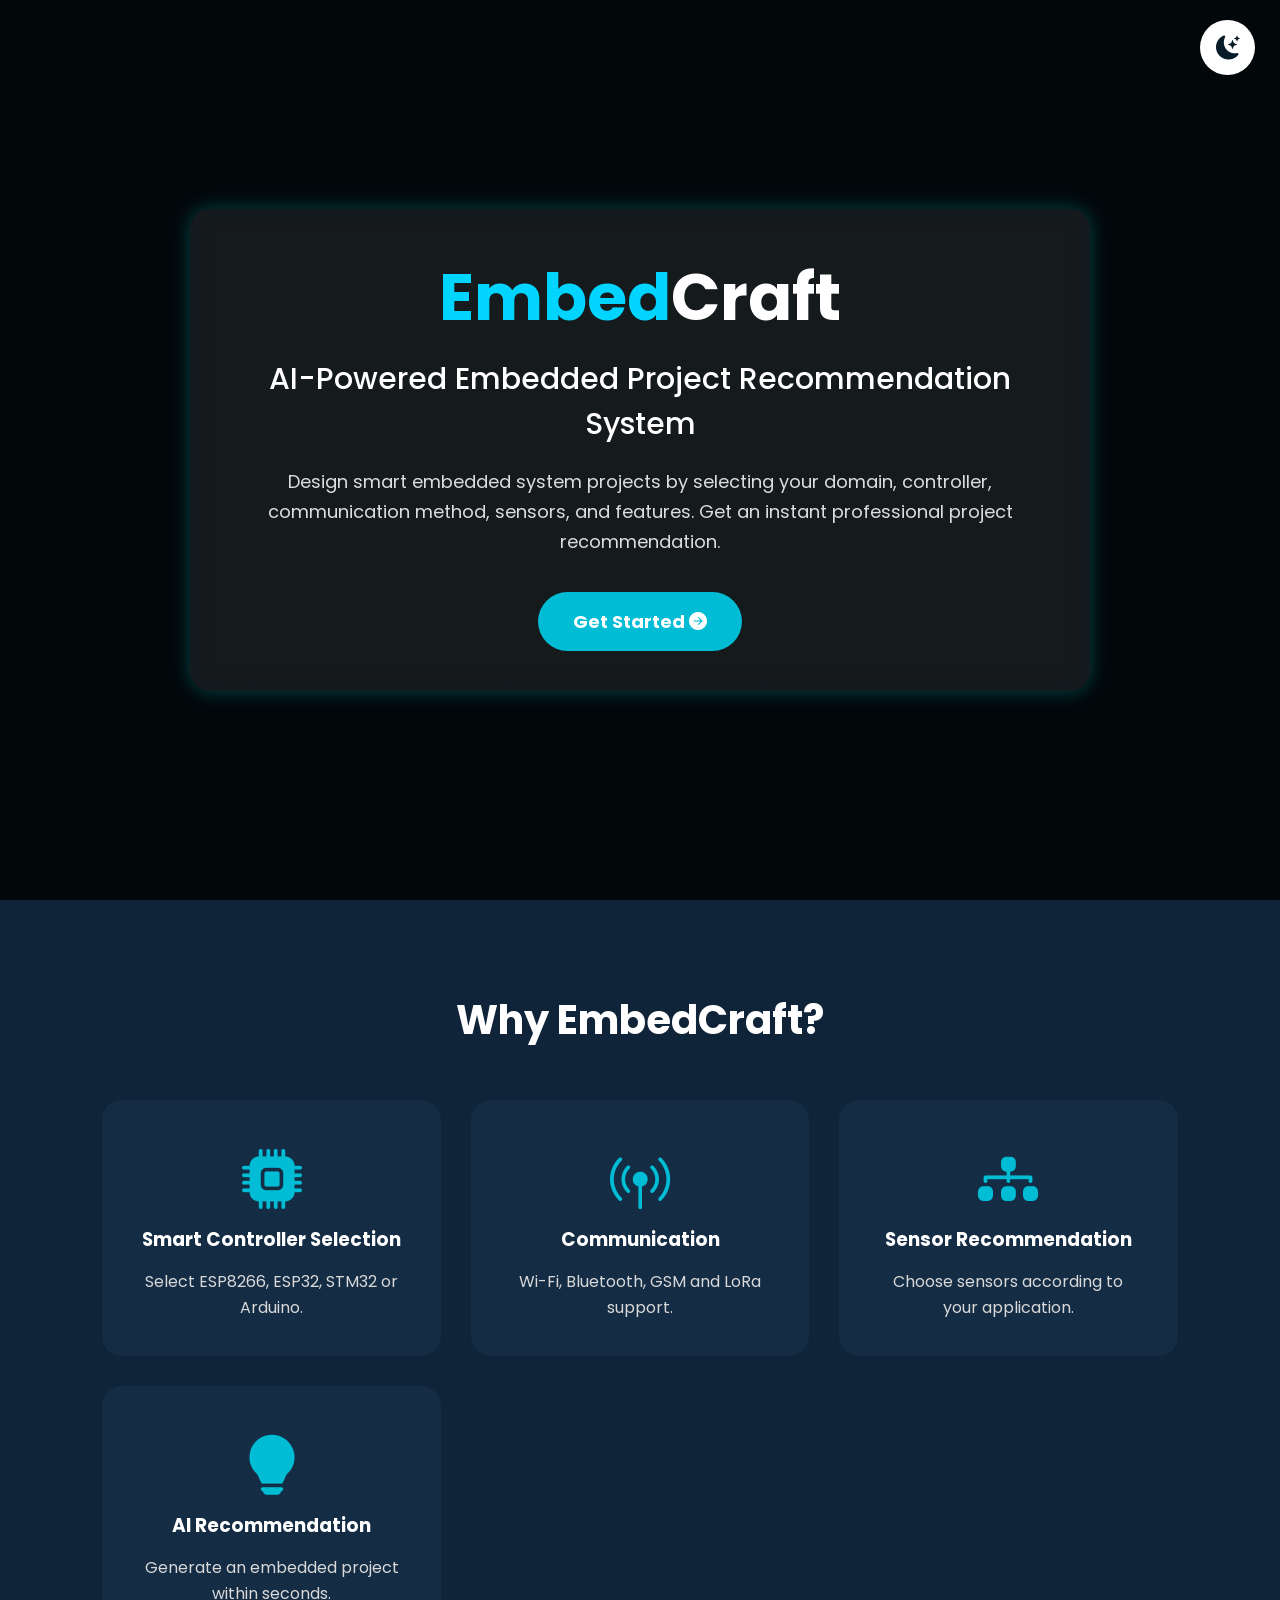
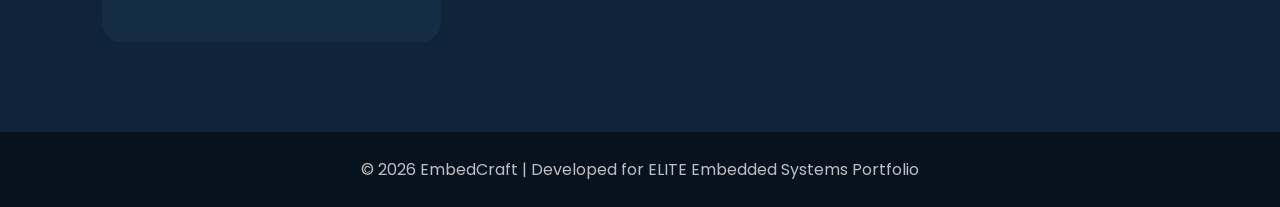
<file: index.html>
<!DOCTYPE html>
<html lang="en">

<head>
    <meta charset="UTF-8">
    <meta name="viewport" content="width=device-width, initial-scale=1.0">
    <title>EmbedCraft | AI-Powered Embedded Project Recommendation System</title>

    <link rel="stylesheet" href="style.css">
    <link rel="stylesheet" href="animation.css">
    <link rel="stylesheet" href="darkmode.css">

    <!-- Google Font -->
    <link href="https://fonts.googleapis.com/css2?family=Poppins:wght@300;400;600;700&display=swap" rel="stylesheet">

    <!-- Bootstrap Icons -->
    <link rel="stylesheet"
        href="https://cdn.jsdelivr.net/npm/bootstrap-icons@1.11.3/font/bootstrap-icons.min.css">
</head>

<body>

    <!-- Dark Mode Button -->
    <button id="theme-btn" onclick="toggleTheme()">
        <i class="bi bi-moon-stars-fill"></i>
    </button>

    <!-- Hero Section -->
    <section class="hero">

        <div class="overlay"></div>

        <div class="content fade">

            <h1>
                <span class="blue">Embed</span>Craft
            </h1>

            <h2>
                AI-Powered Embedded Project Recommendation System
            </h2>

            <p>
                Design smart embedded system projects by selecting your domain,
                controller, communication method, sensors, and features.
                Get an instant professional project recommendation.
            </p>

            <a href="domain.html" class="start-btn">
                Get Started
                <i class="bi bi-arrow-right-circle-fill"></i>
            </a>

        </div>

    </section>

    <!-- Features -->

    <section class="features">

        <h2>Why EmbedCraft?</h2>

        <div class="cards">

            <div class="card">
                <i class="bi bi-cpu-fill"></i>
                <h3>Smart Controller Selection</h3>
                <p>Select ESP8266, ESP32, STM32 or Arduino.</p>
            </div>

            <div class="card">
                <i class="bi bi-broadcast-pin"></i>
                <h3>Communication</h3>
                <p>Wi-Fi, Bluetooth, GSM and LoRa support.</p>
            </div>

            <div class="card">
                <i class="bi bi-diagram-3-fill"></i>
                <h3>Sensor Recommendation</h3>
                <p>Choose sensors according to your application.</p>
            </div>

            <div class="card">
                <i class="bi bi-lightbulb-fill"></i>
                <h3>AI Recommendation</h3>
                <p>Generate an embedded project within seconds.</p>
            </div>

        </div>

    </section>

    <!-- Footer -->

    <footer>

        <p>
            © 2026 EmbedCraft |
            Developed for ELITE Embedded Systems Portfolio
        </p>

    </footer>

    <script src="script.js"></script>
    <script src="darkmode.js"></script>

</body>

</html>
</file>
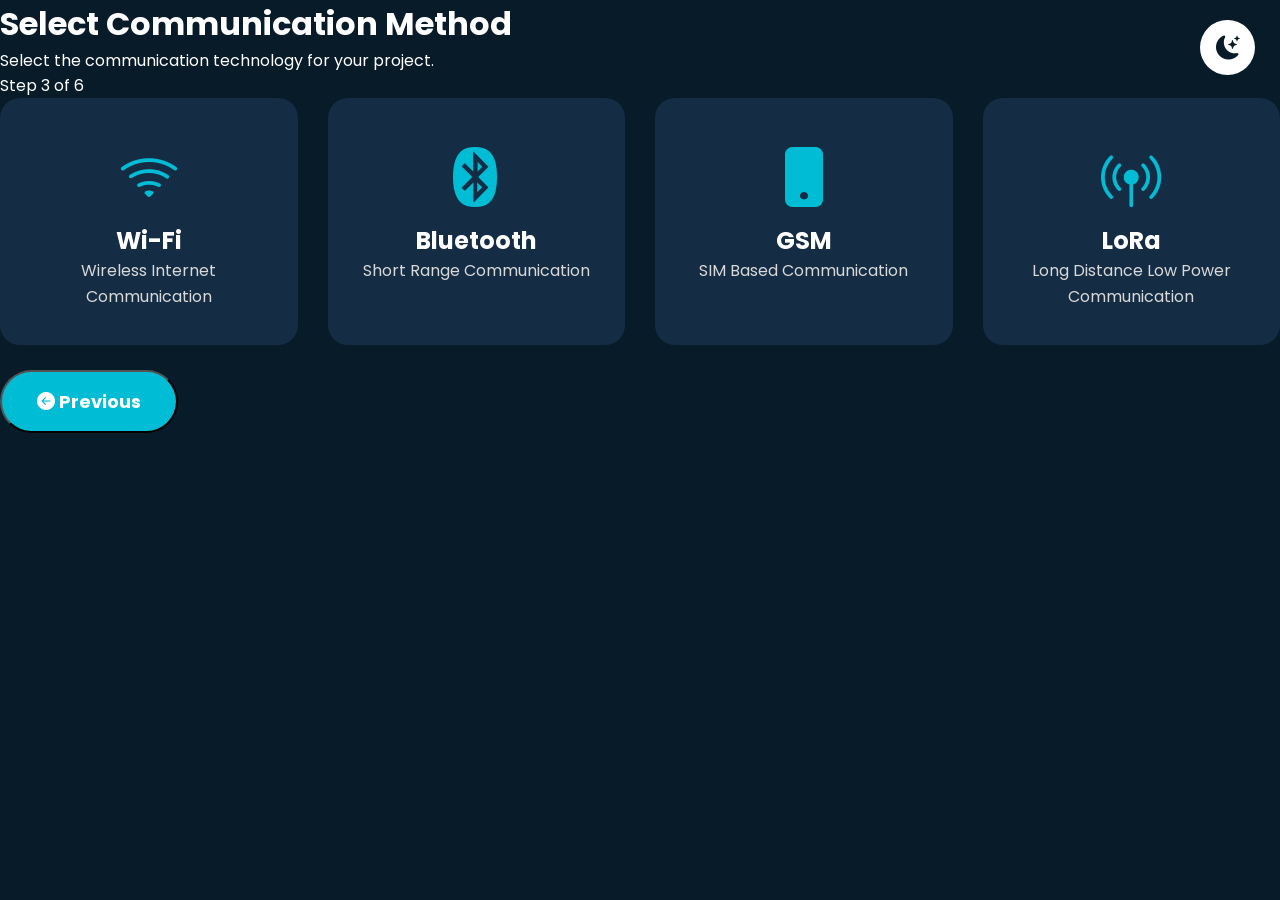
<file: communication.html>
<!DOCTYPE html>
<html lang="en">

<head>

<meta charset="UTF-8">

<meta name="viewport" content="width=device-width, initial-scale=1.0">

<title>Select Communication | EmbedCraft</title>

<link rel="stylesheet" href="style.css">
<link rel="stylesheet" href="animation.css">
<link rel="stylesheet" href="darkmode.css">

<link href="https://fonts.googleapis.com/css2?family=Poppins:wght@300;400;600;700&display=swap" rel="stylesheet">

<link rel="stylesheet"
href="https://cdn.jsdelivr.net/npm/bootstrap-icons@1.11.3/font/bootstrap-icons.min.css">

</head>

<body class="dark-mode">

<button id="theme-btn" onclick="toggleTheme()">
<i class="bi bi-moon-stars-fill"></i>
</button>

<div class="container">

<h1>Select Communication Method</h1>

<p>Select the communication technology for your project.</p>

<div class="progress-box">

<div class="progress">

<div id="progress" style="width:50%;">
Step 3 of 6
</div>

</div>

</div>

<div class="cards">

<div class="card zoom"
onclick="selectCommunication('Wi-Fi');goNext('sensors.html');">

<i class="bi bi-wifi"></i>

<h2>Wi-Fi</h2>

<p>
Wireless Internet Communication
</p>

</div>

<div class="card zoom"
onclick="selectCommunication('Bluetooth');goNext('sensors.html');">

<i class="bi bi-bluetooth"></i>

<h2>Bluetooth</h2>

<p>
Short Range Communication
</p>

</div>

<div class="card zoom"
onclick="selectCommunication('GSM');goNext('sensors.html');">

<i class="bi bi-phone-fill"></i>

<h2>GSM</h2>

<p>
SIM Based Communication
</p>

</div>

<div class="card zoom"
onclick="selectCommunication('LoRa');goNext('sensors.html');">

<i class="bi bi-broadcast-pin"></i>

<h2>LoRa</h2>

<p>
Long Distance Low Power Communication
</p>

</div>

</div>

<br>

<button class="start-btn"
onclick="goBack('controller.html')">

<i class="bi bi-arrow-left-circle-fill"></i>

Previous

</button>

</div>

<script src="script.js"></script>
<script src="navigation.js"></script>
<script src="darkmode.js"></script>

</body>

</html>
</file>
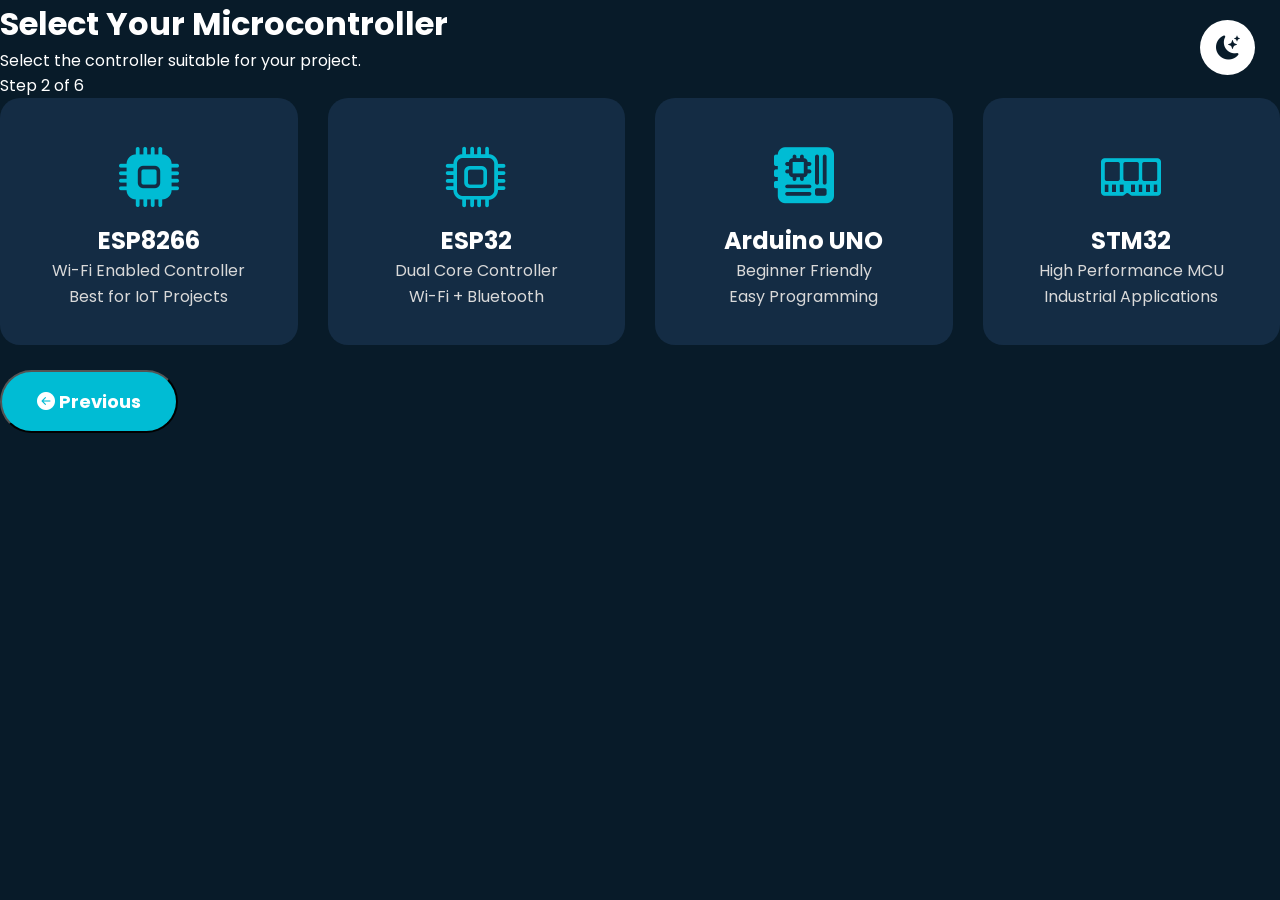
<file: controller.html>
<!DOCTYPE html>
<html lang="en">

<head>

<meta charset="UTF-8">

<meta name="viewport" content="width=device-width, initial-scale=1.0">

<title>Select Controller | EmbedCraft</title>

<link rel="stylesheet" href="style.css">
<link rel="stylesheet" href="animation.css">
<link rel="stylesheet" href="darkmode.css">

<link href="https://fonts.googleapis.com/css2?family=Poppins:wght@300;400;600;700&display=swap" rel="stylesheet">

<link rel="stylesheet"
href="https://cdn.jsdelivr.net/npm/bootstrap-icons@1.11.3/font/bootstrap-icons.min.css">

</head>

<body class="dark-mode">

<button id="theme-btn" onclick="toggleTheme()">
<i class="bi bi-moon-stars-fill"></i>
</button>

<div class="container">

<h1>Select Your Microcontroller</h1>

<p>Select the controller suitable for your project.</p>

<div class="progress-box">

<div class="progress">

<div id="progress" style="width:33.3%;">
Step 2 of 6
</div>

</div>

</div>

<div class="cards">

<div class="card zoom"
onclick="selectController('ESP8266');goNext('communication.html');">

<i class="bi bi-cpu-fill"></i>

<h2>ESP8266</h2>

<p>
Wi-Fi Enabled Controller<br>
Best for IoT Projects
</p>

</div>

<div class="card zoom"
onclick="selectController('ESP32');goNext('communication.html');">

<i class="bi bi-cpu"></i>

<h2>ESP32</h2>

<p>
Dual Core Controller<br>
Wi-Fi + Bluetooth
</p>

</div>

<div class="card zoom"
onclick="selectController('Arduino UNO');goNext('communication.html');">

<i class="bi bi-motherboard-fill"></i>

<h2>Arduino UNO</h2>

<p>
Beginner Friendly<br>
Easy Programming
</p>

</div>

<div class="card zoom"
onclick="selectController('STM32');goNext('communication.html');">

<i class="bi bi-memory"></i>

<h2>STM32</h2>

<p>
High Performance MCU<br>
Industrial Applications
</p>

</div>

</div>

<br>

<button class="start-btn"
onclick="goBack('domain.html')">

<i class="bi bi-arrow-left-circle-fill"></i>

Previous

</button>

</div>

<script src="script.js"></script>
<script src="navigation.js"></script>
<script src="darkmode.js"></script>

</body>

</html>
</file>
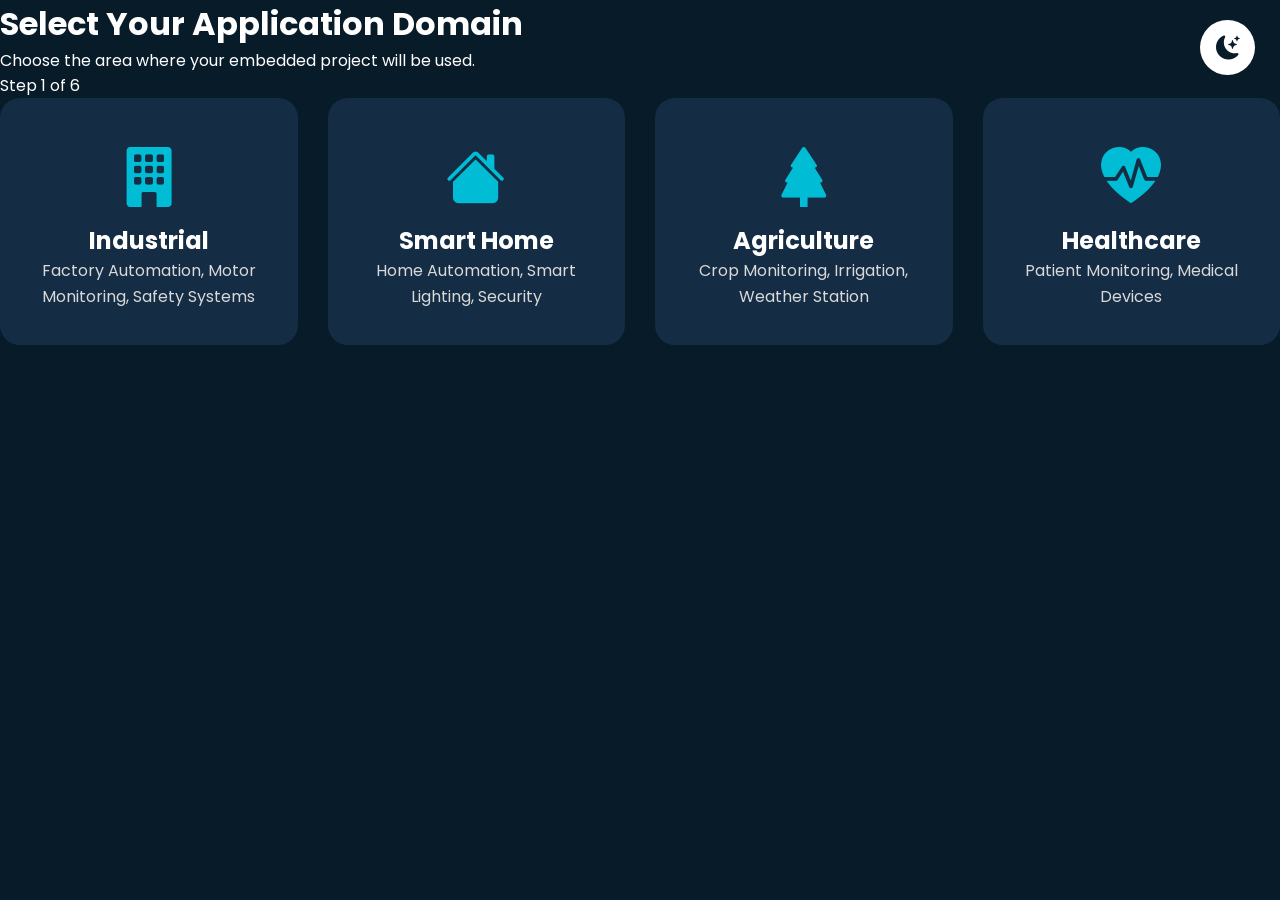
<file: domain.html>
<!DOCTYPE html>
<html lang="en">

<head>

    <meta charset="UTF-8">

    <meta name="viewport" content="width=device-width, initial-scale=1.0">

    <title>Select Domain | EmbedCraft</title>

    <link rel="stylesheet" href="style.css">
    <link rel="stylesheet" href="animation.css">
    <link rel="stylesheet" href="darkmode.css">

    <!-- Google Font -->

    <link href="https://fonts.googleapis.com/css2?family=Poppins:wght@300;400;600;700&display=swap" rel="stylesheet">

    <!-- Bootstrap Icons -->

    <link rel="stylesheet"
    href="https://cdn.jsdelivr.net/npm/bootstrap-icons@1.11.3/font/bootstrap-icons.min.css">

</head>

<body class="dark-mode">

<button id="theme-btn" onclick="toggleTheme()">
<i class="bi bi-moon-stars-fill"></i>
</button>

<div class="container">

<h1>Select Your Application Domain</h1>

<p>Choose the area where your embedded project will be used.</p>

<!-- Progress Bar -->

<div class="progress-box">

<div class="progress">

<div id="progress" style="width:16.6%;">Step 1 of 6</div>

</div>

</div>

<div class="cards">

<div class="card zoom"

onclick="selectDomain('Industrial');goNext('controller.html');">

<i class="bi bi-building-fill"></i>

<h2>Industrial</h2>

<p>Factory Automation, Motor Monitoring, Safety Systems</p>

</div>

<div class="card zoom"

onclick="selectDomain('Smart Home');goNext('controller.html');">

<i class="bi bi-house-fill"></i>

<h2>Smart Home</h2>

<p>Home Automation, Smart Lighting, Security</p>

</div>

<div class="card zoom"

onclick="selectDomain('Agriculture');goNext('controller.html');">

<i class="bi bi-tree-fill"></i>

<h2>Agriculture</h2>

<p>Crop Monitoring, Irrigation, Weather Station</p>

</div>

<div class="card zoom"

onclick="selectDomain('Healthcare');goNext('controller.html');">

<i class="bi bi-heart-pulse-fill"></i>

<h2>Healthcare</h2>

<p>Patient Monitoring, Medical Devices</p>

</div>

</div>

</div>

<script src="script.js"></script>
<script src="navigation.js"></script>
<script src="darkmode.js"></script>

</body>

</html>
</file>
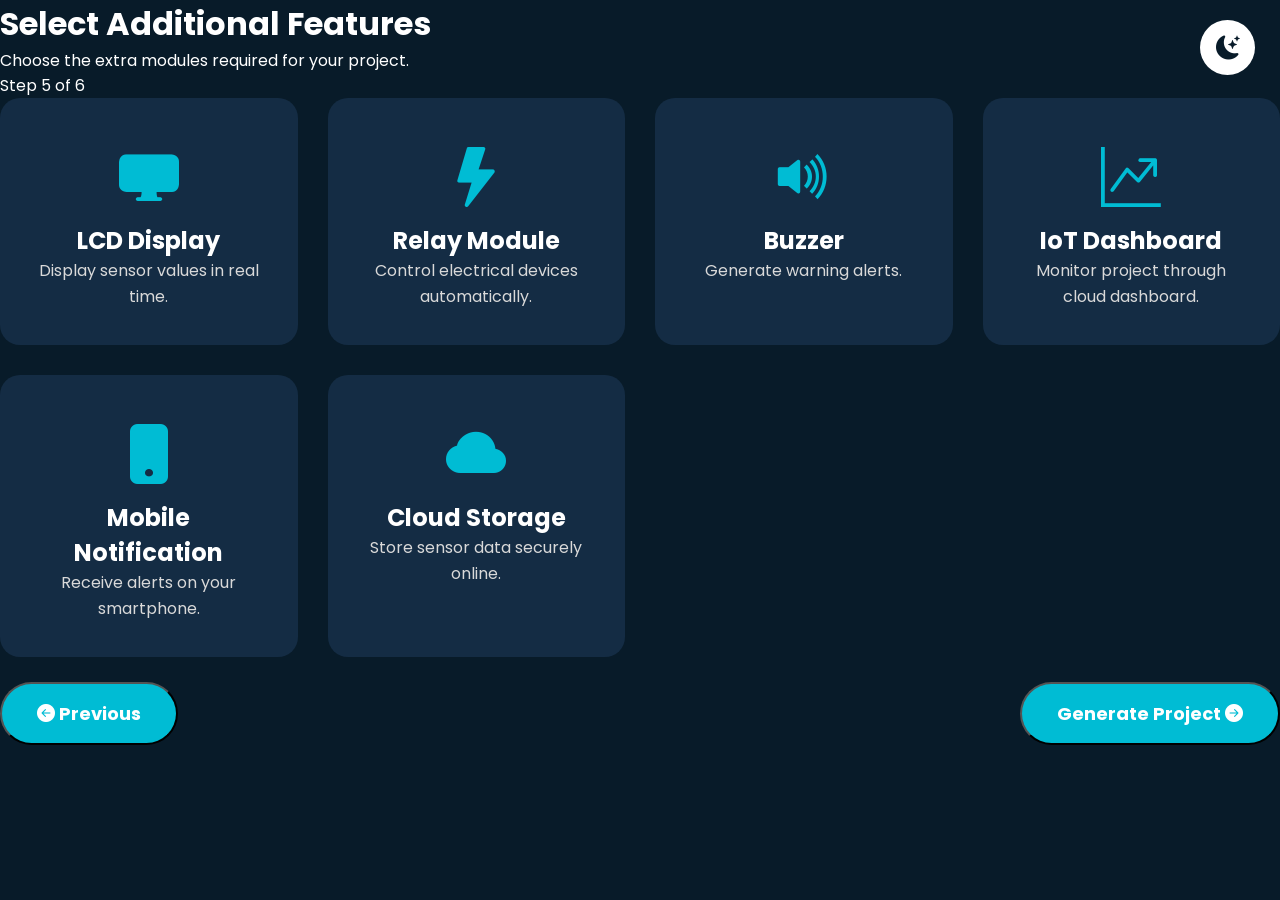
<file: features.html>
<!DOCTYPE html>
<html lang="en">

<head>

<meta charset="UTF-8">
<meta name="viewport" content="width=device-width, initial-scale=1.0">

<title>Select Features | EmbedCraft</title>

<link rel="stylesheet" href="style.css">
<link rel="stylesheet" href="animation.css">
<link rel="stylesheet" href="darkmode.css">

<link href="https://fonts.googleapis.com/css2?family=Poppins:wght@300;400;600;700&display=swap" rel="stylesheet">

<link rel="stylesheet"
href="https://cdn.jsdelivr.net/npm/bootstrap-icons@1.11.3/font/bootstrap-icons.min.css">

</head>

<body class="dark-mode">

<button id="theme-btn" onclick="toggleTheme()">
<i class="bi bi-moon-stars-fill"></i>
</button>

<div class="container">

<h1>Select Additional Features</h1>

<p>Choose the extra modules required for your project.</p>

<div class="progress-box">

<div class="progress">

<div id="progress" style="width:83.3%;">
Step 5 of 6
</div>

</div>

</div>

<div class="cards">

<div class="card zoom" onclick="toggleFeature('LCD Display')">

<i class="bi bi-display-fill"></i>

<h2>LCD Display</h2>

<p>Display sensor values in real time.</p>

</div>

<div class="card zoom" onclick="toggleFeature('Relay Module')">

<i class="bi bi-lightning-fill"></i>

<h2>Relay Module</h2>

<p>Control electrical devices automatically.</p>

</div>

<div class="card zoom" onclick="toggleFeature('Buzzer')">

<i class="bi bi-volume-up-fill"></i>

<h2>Buzzer</h2>

<p>Generate warning alerts.</p>

</div>

<div class="card zoom" onclick="toggleFeature('IoT Dashboard')">

<i class="bi bi-graph-up-arrow"></i>

<h2>IoT Dashboard</h2>

<p>Monitor project through cloud dashboard.</p>

</div>

<div class="card zoom" onclick="toggleFeature('Mobile Notification')">

<i class="bi bi-phone-fill"></i>

<h2>Mobile Notification</h2>

<p>Receive alerts on your smartphone.</p>

</div>

<div class="card zoom" onclick="toggleFeature('Cloud Storage')">

<i class="bi bi-cloud-fill"></i>

<h2>Cloud Storage</h2>

<p>Store sensor data securely online.</p>

</div>

</div>

<br>

<button class="start-btn"
onclick="goBack('sensors.html')">

<i class="bi bi-arrow-left-circle-fill"></i>

Previous

</button>

<button class="start-btn"
style="float:right;"
onclick="goNext('result.html')">

Generate Project

<i class="bi bi-arrow-right-circle-fill"></i>

</button>

</div>

<script src="script.js"></script>
<script src="navigation.js"></script>
<script src="darkmode.js"></script>

</body>

</html>
</file>
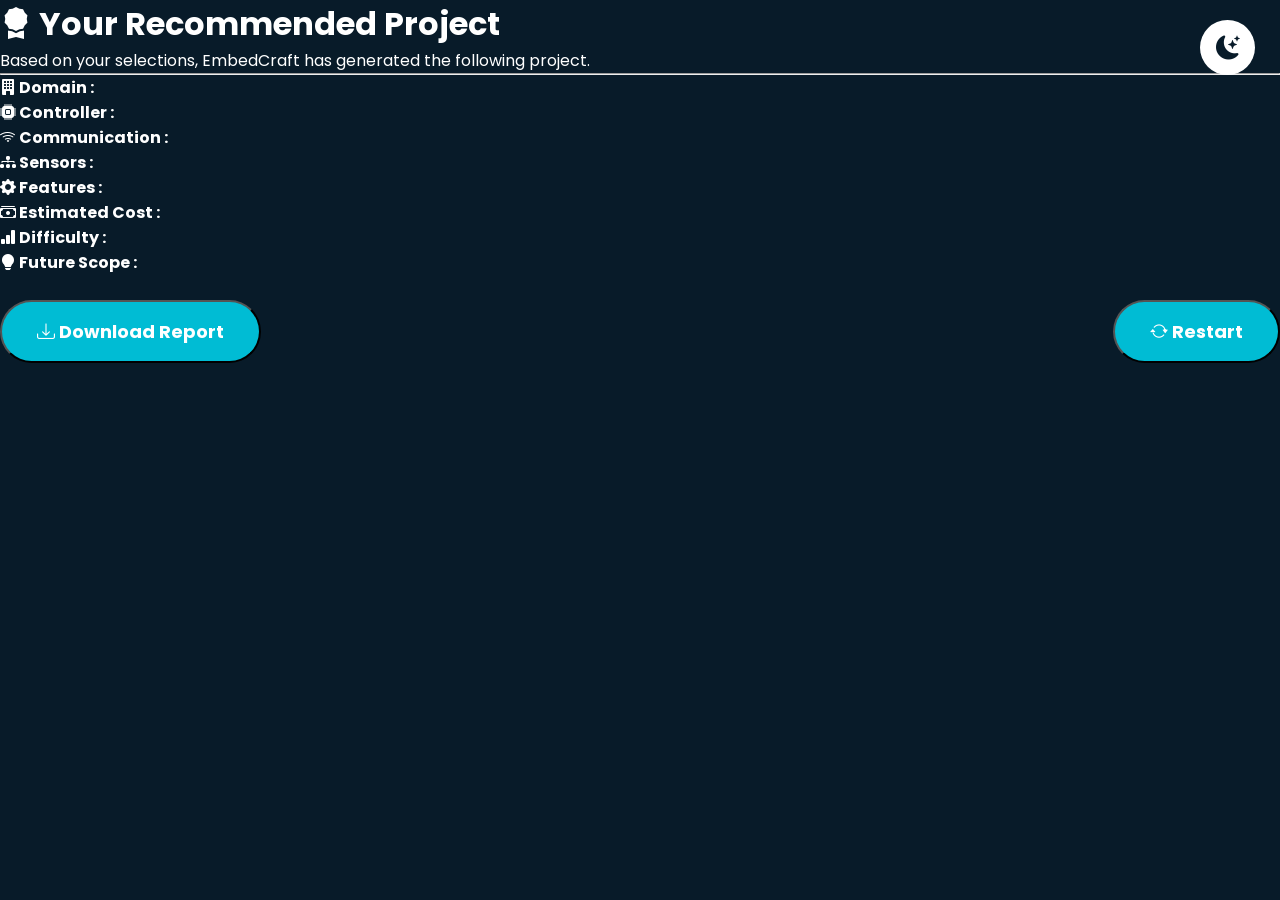
<file: result.html>
<!DOCTYPE html>
<html lang="en">

<head>

<meta charset="UTF-8">
<meta name="viewport" content="width=device-width, initial-scale=1.0">

<title>Project Recommendation | EmbedCraft</title>

<link rel="stylesheet" href="style.css">
<link rel="stylesheet" href="animation.css">
<link rel="stylesheet" href="darkmode.css">

<link href="https://fonts.googleapis.com/css2?family=Poppins:wght@300;400;600;700&display=swap" rel="stylesheet">

<link rel="stylesheet"
href="https://cdn.jsdelivr.net/npm/bootstrap-icons@1.11.3/font/bootstrap-icons.min.css">

</head>

<body class="dark-mode" onload="generateRecommendation()">

<button id="theme-btn" onclick="toggleTheme()">
<i class="bi bi-moon-stars-fill"></i>
</button>

<div class="container fade">

<h1>
<i class="bi bi-award-fill"></i>
Your Recommended Project
</h1>

<p>
Based on your selections, EmbedCraft has generated the following project.
</p>

<div class="result-card">

<h2 id="projectName"></h2>

<hr>

<p>
<b><i class="bi bi-building-fill"></i> Domain :</b>
<span id="domain"></span>
</p>

<p>
<b><i class="bi bi-cpu-fill"></i> Controller :</b>
<span id="controller"></span>
</p>

<p>
<b><i class="bi bi-wifi"></i> Communication :</b>
<span id="communication"></span>
</p>

<p>
<b><i class="bi bi-diagram-3-fill"></i> Sensors :</b>
<span id="sensors"></span>
</p>

<p>
<b><i class="bi bi-gear-fill"></i> Features :</b>
<span id="features"></span>
</p>

<p>
<b><i class="bi bi-cash-stack"></i> Estimated Cost :</b>
<span id="cost"></span>
</p>

<p>
<b><i class="bi bi-bar-chart-fill"></i> Difficulty :</b>
<span id="difficulty"></span>
</p>

<p>
<b><i class="bi bi-lightbulb-fill"></i> Future Scope :</b>
<span id="future"></span>
</p>

</div>

<br>

<button class="start-btn"
onclick="window.print()">

<i class="bi bi-download"></i>

Download Report

</button>

<button
class="start-btn"
style="float:right;"
onclick="restartProject()">

<i class="bi bi-arrow-repeat"></i>

Restart

</button>

</div>

<script src="script.js"></script>
<script src="recommendation.js"></script>
<script src="darkmode.js"></script>

</body>

</html>
</file>
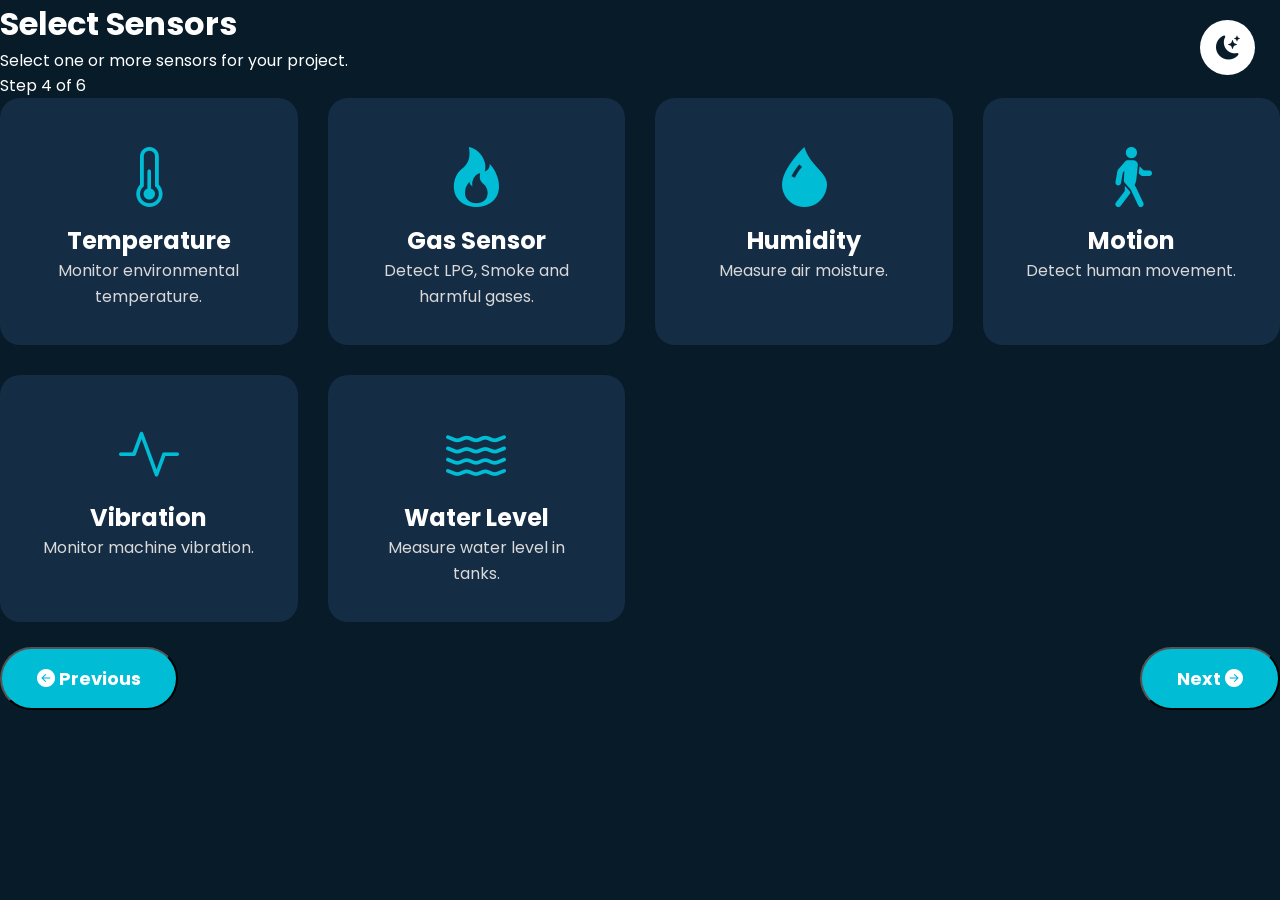
<file: sensors.html>
<!DOCTYPE html>
<html lang="en">

<head>

<meta charset="UTF-8">

<meta name="viewport" content="width=device-width, initial-scale=1.0">

<title>Select Sensors | EmbedCraft</title>

<link rel="stylesheet" href="style.css">
<link rel="stylesheet" href="animation.css">
<link rel="stylesheet" href="darkmode.css">

<link href="https://fonts.googleapis.com/css2?family=Poppins:wght@300;400;600;700&display=swap" rel="stylesheet">

<link rel="stylesheet"
href="https://cdn.jsdelivr.net/npm/bootstrap-icons@1.11.3/font/bootstrap-icons.min.css">

</head>

<body class="dark-mode">

<button id="theme-btn" onclick="toggleTheme()">
<i class="bi bi-moon-stars-fill"></i>
</button>

<div class="container">

<h1>Select Sensors</h1>

<p>Select one or more sensors for your project.</p>

<div class="progress-box">

<div class="progress">

<div id="progress" style="width:66.6%;">
Step 4 of 6
</div>

</div>

</div>

<div class="cards">

<div class="card zoom" onclick="toggleSensor('Temperature')">
<i class="bi bi-thermometer-half"></i>
<h2>Temperature</h2>
<p>Monitor environmental temperature.</p>
</div>

<div class="card zoom" onclick="toggleSensor('Gas')">
<i class="bi bi-fire"></i>
<h2>Gas Sensor</h2>
<p>Detect LPG, Smoke and harmful gases.</p>
</div>

<div class="card zoom" onclick="toggleSensor('Humidity')">
<i class="bi bi-droplet-fill"></i>
<h2>Humidity</h2>
<p>Measure air moisture.</p>
</div>

<div class="card zoom" onclick="toggleSensor('Motion')">
<i class="bi bi-person-walking"></i>
<h2>Motion</h2>
<p>Detect human movement.</p>
</div>

<div class="card zoom" onclick="toggleSensor('Vibration')">
<i class="bi bi-activity"></i>
<h2>Vibration</h2>
<p>Monitor machine vibration.</p>
</div>

<div class="card zoom" onclick="toggleSensor('Water Level')">
<i class="bi bi-water"></i>
<h2>Water Level</h2>
<p>Measure water level in tanks.</p>
</div>

</div>

<br>

<button class="start-btn"
onclick="goBack('communication.html')">

<i class="bi bi-arrow-left-circle-fill"></i>

Previous

</button>

<button class="start-btn"
style="float:right;"
onclick="goNext('features.html')">

Next

<i class="bi bi-arrow-right-circle-fill"></i>

</button>

</div>

<script src="script.js"></script>
<script src="navigation.js"></script>
<script src="darkmode.js"></script>

</body>

</html>
</file>
<file: style.css>
/* ===========================
   EMBEDCRAFT - STYLE.CSS
=========================== */

*{
    margin:0;
    padding:0;
    box-sizing:border-box;
    font-family:'Poppins',sans-serif;
}

html{
    scroll-behavior:smooth;
}

body{
    background:#081b29;
    color:white;
}

/* ================= HERO ================= */

.hero{

    width:100%;
    height:100vh;

    background:linear-gradient(rgba(0,0,0,0.65),
    rgba(0,0,0,0.75)),
    url("https://images.unsplash.com/photo-1518770660439-4636190af475?w=1600");

    background-size:cover;
    background-position:center;

    display:flex;
    justify-content:center;
    align-items:center;
    text-align:center;

}

.content{

    width:80%;
    max-width:900px;

    padding:40px;

    background:rgba(255,255,255,0.08);

    backdrop-filter:blur(15px);

    border-radius:20px;

    box-shadow:0px 0px 20px rgba(0,255,255,.25);

}

.blue{

    color:#00d4ff;

}

.content h1{

    font-size:65px;

    margin-bottom:10px;

}

.content h2{

    font-size:30px;

    margin-bottom:20px;

    font-weight:500;

}

.content p{

    font-size:18px;

    line-height:30px;

    margin-bottom:35px;

    color:#dddddd;

}

/* ================= BUTTON ================= */

.start-btn{

    display:inline-block;

    text-decoration:none;

    padding:16px 35px;

    background:#00bcd4;

    color:white;

    border-radius:40px;

    font-size:18px;

    transition:.4s;

    font-weight:bold;

}

.start-btn:hover{

    background:#0097a7;

    transform:translateY(-5px);

    box-shadow:0 0 20px cyan;

}

/* ================= DARK MODE BUTTON ================= */

#theme-btn{

    position:fixed;

    top:20px;

    right:25px;

    width:55px;

    height:55px;

    border:none;

    border-radius:50%;

    background:white;

    color:#081b29;

    font-size:24px;

    cursor:pointer;

    z-index:1000;

    transition:.4s;

}

#theme-btn:hover{

    transform:rotate(30deg);

}

/* ================= FEATURES ================= */

.features{

    background:#0f2438;

    padding:90px 8%;

}

.features h2{

    text-align:center;

    font-size:40px;

    margin-bottom:50px;

}

.cards{

    display:grid;

    grid-template-columns:repeat(auto-fit,minmax(250px,1fr));

    gap:30px;

}

.card{

    background:white;

    color:#081b29;

    border-radius:20px;

    padding:35px;

    text-align:center;

    transition:.4s;

}

.card:hover{

    transform:translateY(-12px);

    box-shadow:0 0 25px cyan;

}

.card i{

    font-size:60px;

    color:#00bcd4;

    margin-bottom:20px;

}

.card h3{

    margin-bottom:15px;

}

.card p{

    color:#555;

    line-height:26px;

}

/* ================= FOOTER ================= */

footer{

    background:#081b29;

    text-align:center;

    padding:25px;

    color:#bdbdbd;

}

/* ================= RESPONSIVE ================= */

@media(max-width:768px){

.content h1{

font-size:42px;

}

.content h2{

font-size:22px;

}

.content{

padding:25px;

}

.start-btn{

padding:14px 28px;

font-size:16px;

}

.features h2{

font-size:30px;

}

}
</file>
<file: animation.css>
/* ===========================
   EMBEDCRAFT - ANIMATION.CSS
=========================== */

/* Fade Animation */

.fade{
    animation:fadeIn 1.5s ease-in-out;
}

@keyframes fadeIn{

    from{
        opacity:0;
        transform:translateY(40px);
    }

    to{
        opacity:1;
        transform:translateY(0);
    }

}

/* Floating Animation */

.float{
    animation:float 3s ease-in-out infinite;
}

@keyframes float{

    0%{
        transform:translateY(0px);
    }

    50%{
        transform:translateY(-10px);
    }

    100%{
        transform:translateY(0px);
    }

}

/* Zoom Animation */

.zoom{
    animation:zoomIn 1s ease;
}

@keyframes zoomIn{

    from{
        transform:scale(0.8);
        opacity:0;
    }

    to{
        transform:scale(1);
        opacity:1;
    }

}

/* Slide Left */

.slide-left{

    animation:slideLeft 1s ease;

}

@keyframes slideLeft{

    from{
        transform:translateX(-100px);
        opacity:0;
    }

    to{
        transform:translateX(0);
        opacity:1;
    }

}

/* Slide Right */

.slide-right{

    animation:slideRight 1s ease;

}

@keyframes slideRight{

    from{
        transform:translateX(100px);
        opacity:0;
    }

    to{
        transform:translateX(0);
        opacity:1;
    }

}

/* Button Hover */

.start-btn{

    transition:.4s;

}

.start-btn:hover{

    transform:scale(1.05);

}

/* Card Animation */

.card{

    transition:.4s;

}

.card:hover{

    transform:translateY(-10px) scale(1.03);

}
</file>
<file: darkmode.css>
/* ===========================
   EMBEDCRAFT - DARKMODE.CSS
=========================== */

/* Dark Theme */

.dark-mode{
    background:#081b29;
    color:white;
}

.dark-mode .hero{
    background:linear-gradient(rgba(0,0,0,0.75),
    rgba(0,0,0,0.75)),
    url("https://images.unsplash.com/photo-1518770660439-4636190af475?w=1600");
    background-size:cover;
    background-position:center;
}

.dark-mode .content{
    background:rgba(255,255,255,0.08);
    color:white;
}

.dark-mode .card{
    background:#142c44;
    color:white;
}

.dark-mode .card p{
    color:#d9d9d9;
}

.dark-mode footer{
    background:#06131f;
    color:#bfbfbf;
}

/* Light Theme */

.light-mode{
    background:#f4f8fc;
    color:#222;
}

.light-mode .hero{
    background:linear-gradient(rgba(255,255,255,0.60),
    rgba(255,255,255,0.60)),
    url("https://images.unsplash.com/photo-1518770660439-4636190af475?w=1600");
    background-size:cover;
    background-position:center;
}

.light-mode .content{
    background:rgba(255,255,255,0.75);
    color:#222;
}

.light-mode .card{
    background:white;
    color:#222;
}

.light-mode .card p{
    color:#555;
}

.light-mode footer{
    background:#f0f0f0;
    color:#555;
}
</file>
